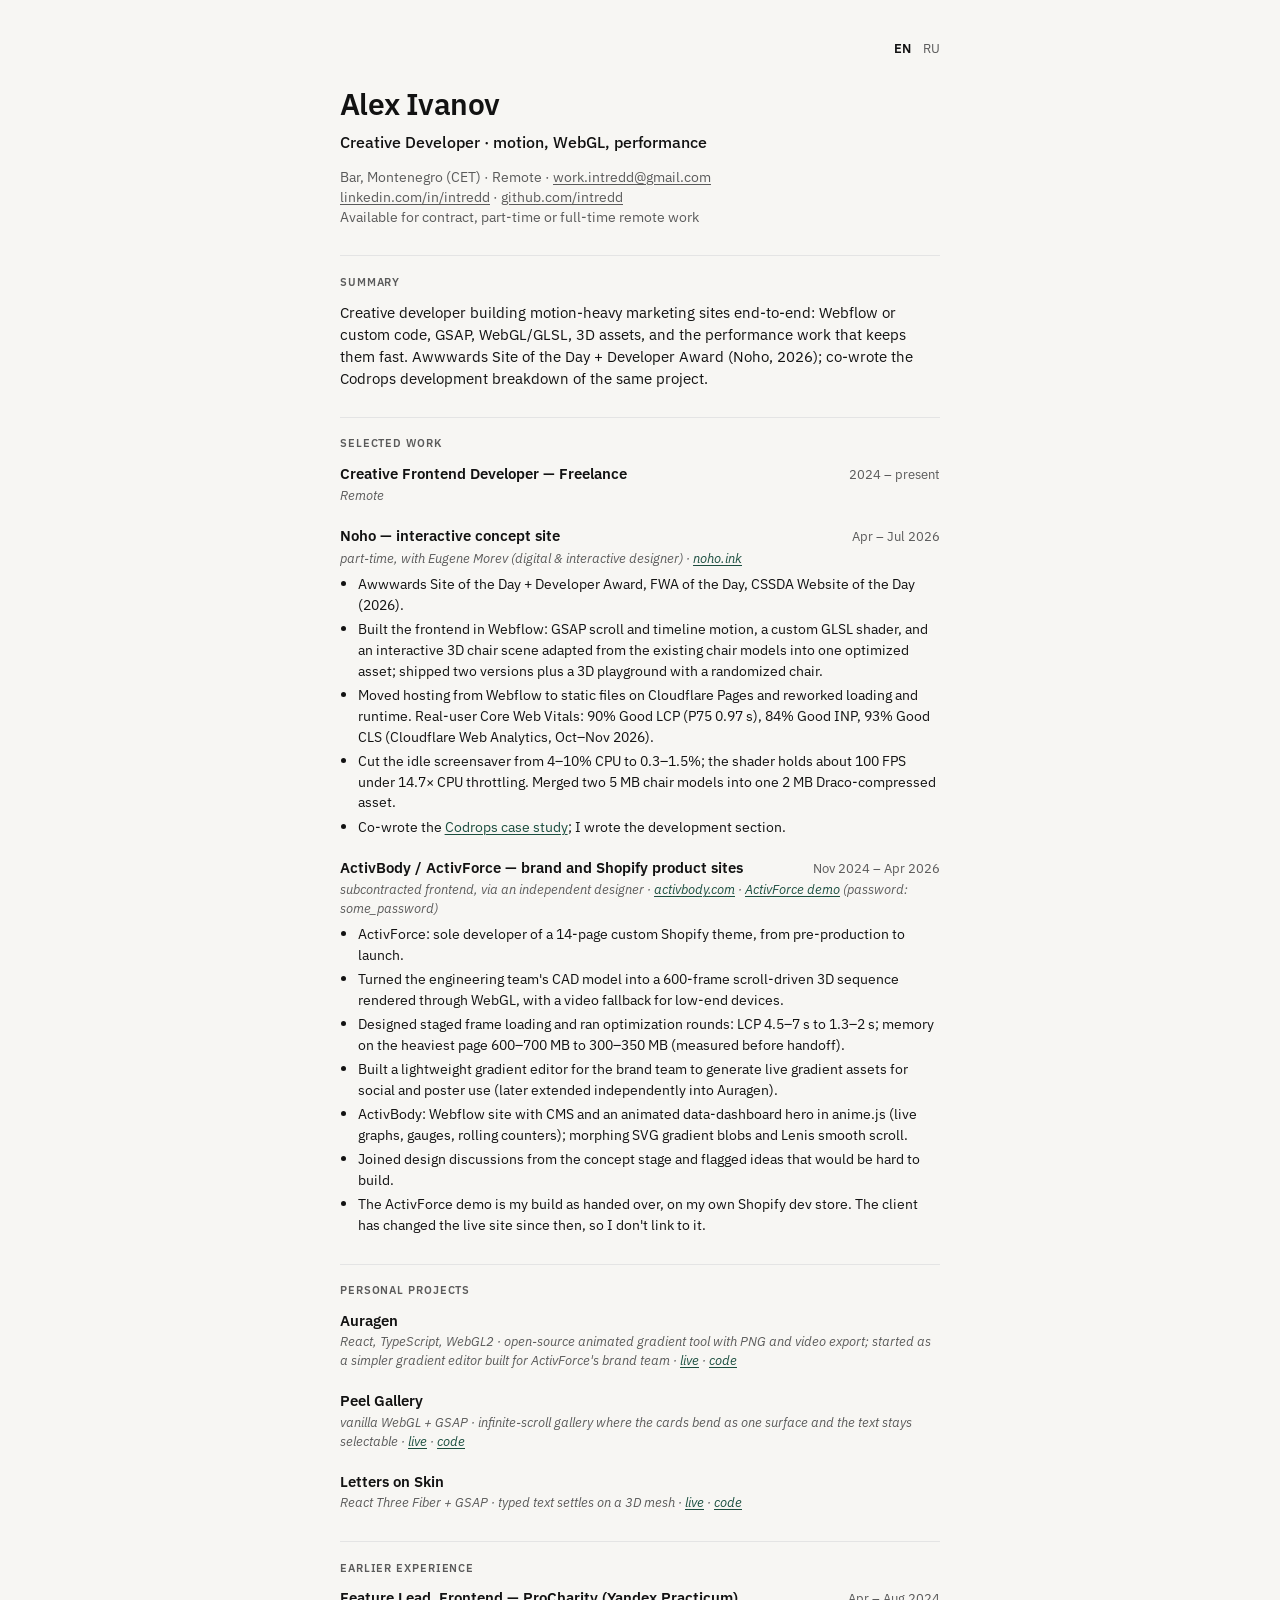
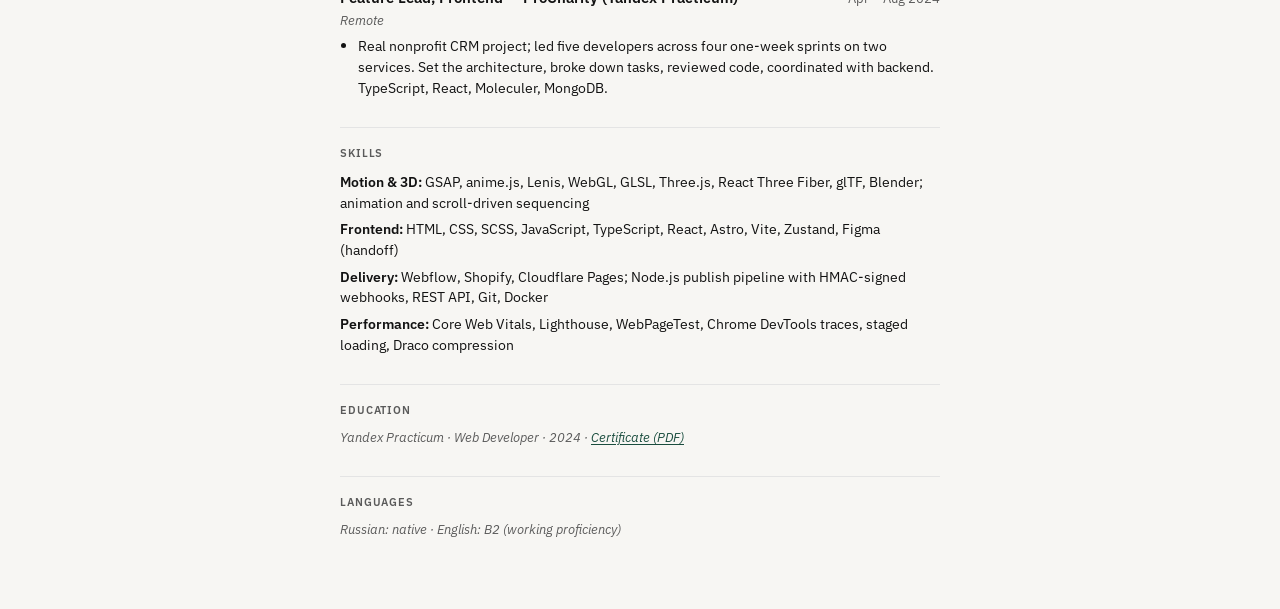
<file: index.html>
<!DOCTYPE html>
<html lang="en">
  <head>
    <meta charset="utf-8" />
    <meta name="viewport" content="width=device-width, initial-scale=1" />
    <title>Alex Ivanov — Creative Frontend Developer</title>
    <meta
      name="description"
      content="Creative frontend developer: GSAP motion, WebGL and shaders, Webflow, Shopify and custom builds. Awwwards SOTD + Developer Award, FWA FOTD, CSSDA WOTD (Noho)."
    />
    <link rel="preconnect" href="https://fonts.googleapis.com" />
    <link rel="preconnect" href="https://fonts.gstatic.com" crossorigin />
    <link
      href="https://fonts.googleapis.com/css2?family=IBM+Plex+Sans:ital,wght@0,400;0,500;0,600;1,400&display=swap"
      rel="stylesheet"
    />
    <link rel="stylesheet" href="styles.css" />
  </head>
  <body>
    <div class="page">
      <nav class="lang" aria-label="Language">
        <a href="./" aria-current="page">EN</a>
        <a href="./ru/">RU</a>
      </nav>

      <header>
        <h1>Alex Ivanov</h1>
        <p class="role">Creative Developer · motion, WebGL, performance</p>
        <p class="meta">
          Bar, Montenegro (CET) · Remote · <a href="mailto:work.intredd@gmail.com">work.intredd@gmail.com</a><br />
          <a href="https://linkedin.com/in/intredd" target="_blank" rel="noopener noreferrer">linkedin.com/in/intredd</a> · <a href="https://github.com/intredd" target="_blank" rel="noopener noreferrer">github.com/intredd</a><br />
          Available for contract, part-time or full-time remote work
        </p>
      </header>

      <section>
        <h2>Summary</h2>
        <p class="summary">Creative developer building motion-heavy marketing sites end-to-end: Webflow or custom code, GSAP, WebGL/GLSL, 3D assets, and the performance work that keeps them fast. Awwwards Site of the Day + Developer Award (Noho, 2026); co-wrote the Codrops development breakdown of the same project.</p>
      </section>

      <section>
        <h2>Selected work</h2>
        <article class="job">
          <div class="job-head">
            <h3>Creative Frontend Developer — Freelance</h3>
            <span class="when">2024 – present</span>
          </div>
          <p class="sub">Remote</p>
        </article>
        <article class="project">
          <div class="project-head">
            <h3>Noho — interactive concept site</h3>
            <span class="when">Apr – Jul 2026</span>
          </div>
          <p class="sub">part-time, with Eugene Morev (digital &amp; interactive designer) · <a href="https://noho.ink" target="_blank" rel="noopener noreferrer">noho.ink</a></p>
          <ul class="bullets">
            <li>Awwwards Site of the Day + Developer Award, FWA of the Day, CSSDA Website of the Day (2026).</li>
            <li>Built the frontend in Webflow: GSAP scroll and timeline motion, a custom GLSL shader, and an interactive 3D chair scene adapted from the existing chair models into one optimized asset; shipped two versions plus a 3D playground with a randomized chair.</li>
            <li>Moved hosting from Webflow to static files on Cloudflare Pages and reworked loading and runtime. Real-user Core Web Vitals: 90% Good LCP (P75 0.97 s), 84% Good INP, 93% Good CLS (Cloudflare Web Analytics, Oct–Nov 2026).</li>
            <li>Cut the idle screensaver from 4–10% CPU to 0.3–1.5%; the shader holds about 100 FPS under 14.7× CPU throttling. Merged two 5 MB chair models into one 2 MB Draco-compressed asset.</li>
            <li>Co-wrote the <a href="https://tympanus.net/codrops/2026/10/15/noho-redesign/" target="_blank" rel="noopener noreferrer">Codrops case study</a>; I wrote the development section.</li>
          </ul>
        </article>
        <article class="project">
          <div class="project-head">
            <h3>ActivBody / ActivForce — brand and Shopify product sites</h3>
            <span class="when">Nov 2024 – Apr 2026</span>
          </div>
          <p class="sub">subcontracted frontend, via an independent designer · <a href="https://activbody.com" target="_blank" rel="noopener noreferrer">activbody.com</a> · <a href="https://afdemo-r9jfvwts.myshopify.com" target="_blank" rel="noopener noreferrer">ActivForce demo</a> (password: some_password)</p>
          <ul class="bullets">
            <li>ActivForce: sole developer of a 14-page custom Shopify theme, from pre-production to launch.</li>
            <li>Turned the engineering team's CAD model into a 600-frame scroll-driven 3D sequence rendered through WebGL, with a video fallback for low-end devices.</li>
            <li>Designed staged frame loading and ran optimization rounds: LCP 4.5–7 s to 1.3–2 s; memory on the heaviest page 600–700 MB to 300–350 MB (measured before handoff).</li>
            <li>Built a lightweight gradient editor for the brand team to generate live gradient assets for social and poster use (later extended independently into Auragen).</li>
            <li>ActivBody: Webflow site with CMS and an animated data-dashboard hero in anime.js (live graphs, gauges, rolling counters); morphing SVG gradient blobs and Lenis smooth scroll.</li>
            <li>Joined design discussions from the concept stage and flagged ideas that would be hard to build.</li>
            <li>The ActivForce demo is my build as handed over, on my own Shopify dev store. The client has changed the live site since then, so I don't link to it.</li>
          </ul>
        </article>
      </section>

      <section>
        <h2>Personal projects</h2>
        <article class="project mini">
          <div class="project-head">
            <h3>Auragen</h3>
          </div>
          <p class="sub">React, TypeScript, WebGL2 · open-source animated gradient tool with PNG and video export; started as a simpler gradient editor built for ActivForce's brand team · <a href="https://intredd.github.io/auragen/" target="_blank" rel="noopener noreferrer">live</a> · <a href="https://github.com/intredd/auragen" target="_blank" rel="noopener noreferrer">code</a></p>
        </article>
        <article class="project mini">
          <div class="project-head">
            <h3>Peel Gallery</h3>
          </div>
          <p class="sub">vanilla WebGL + GSAP · infinite-scroll gallery where the cards bend as one surface and the text stays selectable · <a href="https://intredd.github.io/peel-gallery/" target="_blank" rel="noopener noreferrer">live</a> · <a href="https://github.com/intredd/peel-gallery" target="_blank" rel="noopener noreferrer">code</a></p>
        </article>
        <article class="project mini">
          <div class="project-head">
            <h3>Letters on Skin</h3>
          </div>
          <p class="sub">React Three Fiber + GSAP · typed text settles on a 3D mesh · <a href="https://intredd.github.io/letters-on-skin/" target="_blank" rel="noopener noreferrer">live</a> · <a href="https://github.com/intredd/letters-on-skin" target="_blank" rel="noopener noreferrer">code</a></p>
        </article>
      </section>

      <section>
        <h2>Earlier experience</h2>
        <article class="job">
          <div class="job-head">
            <h3>Feature Lead, Frontend — ProCharity (Yandex Practicum)</h3>
            <span class="when">Apr – Aug 2024</span>
          </div>
          <p class="sub">Remote</p>
          <ul class="bullets">
            <li>Real nonprofit CRM project; led five developers across four one-week sprints on two services. Set the architecture, broke down tasks, reviewed code, coordinated with backend. TypeScript, React, Moleculer, MongoDB.</li>
          </ul>
        </article>
      </section>

      <section>
        <h2>Skills</h2>
        <ul class="skills">
          <li><span>Motion &amp; 3D:</span> GSAP, anime.js, Lenis, WebGL, GLSL, Three.js, React Three Fiber, glTF, Blender; animation and scroll-driven sequencing</li>
          <li><span>Frontend:</span> HTML, CSS, SCSS, JavaScript, TypeScript, React, Astro, Vite, Zustand, Figma (handoff)</li>
          <li><span>Delivery:</span> Webflow, Shopify, Cloudflare Pages; Node.js publish pipeline with HMAC-signed webhooks, REST API, Git, Docker</li>
          <li><span>Performance:</span> Core Web Vitals, Lighthouse, WebPageTest, Chrome DevTools traces, staged loading, Draco compression</li>
        </ul>
      </section>

      <section>
        <h2>Education</h2>
        <p class="sub">Yandex Practicum · Web Developer · 2024 · <a href="https://intredd.github.io/cv/certificates/yandex-practicum-frontend-2024-en.pdf" target="_blank" rel="noopener noreferrer">Certificate (PDF)</a></p>
      </section>

      <section>
        <h2>Languages</h2>
        <p class="sub">Russian: native · English: B2 (working proficiency)</p>
      </section>
    </div>
  </body>
</html>
</file>
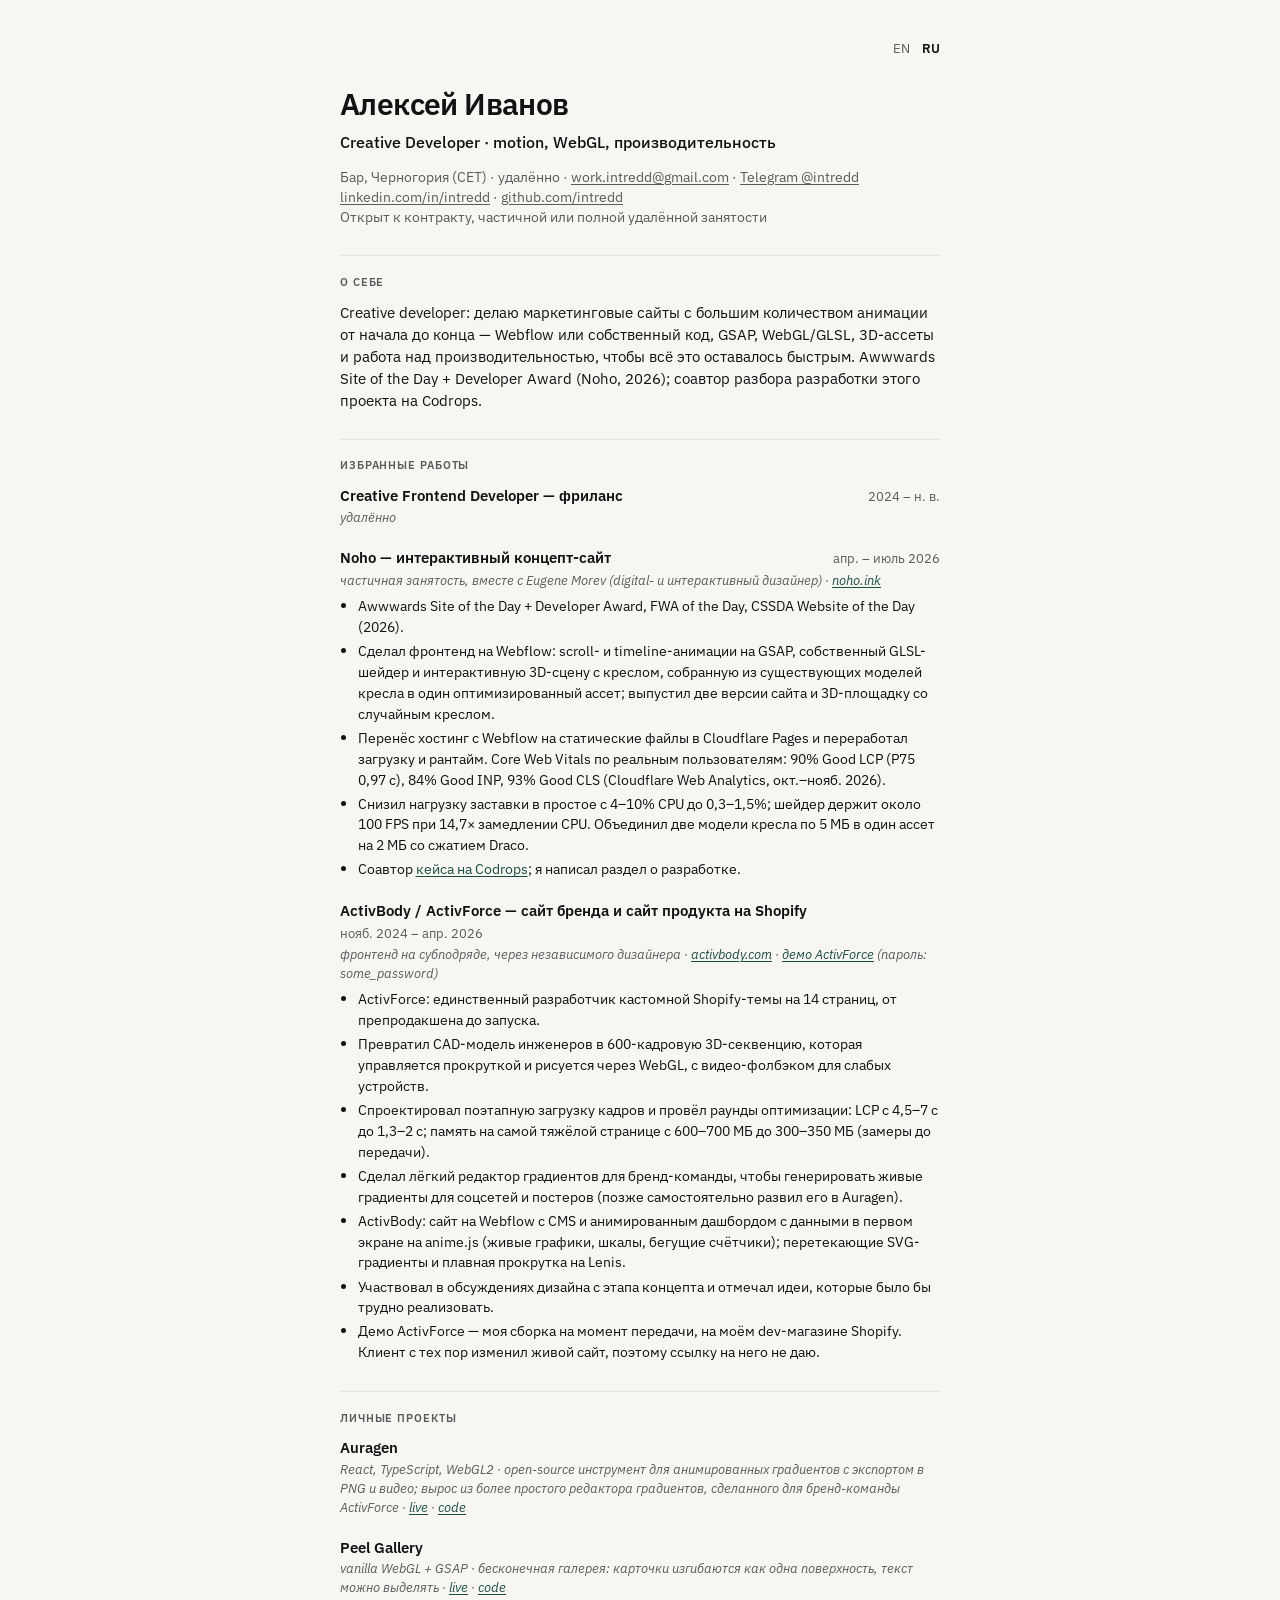
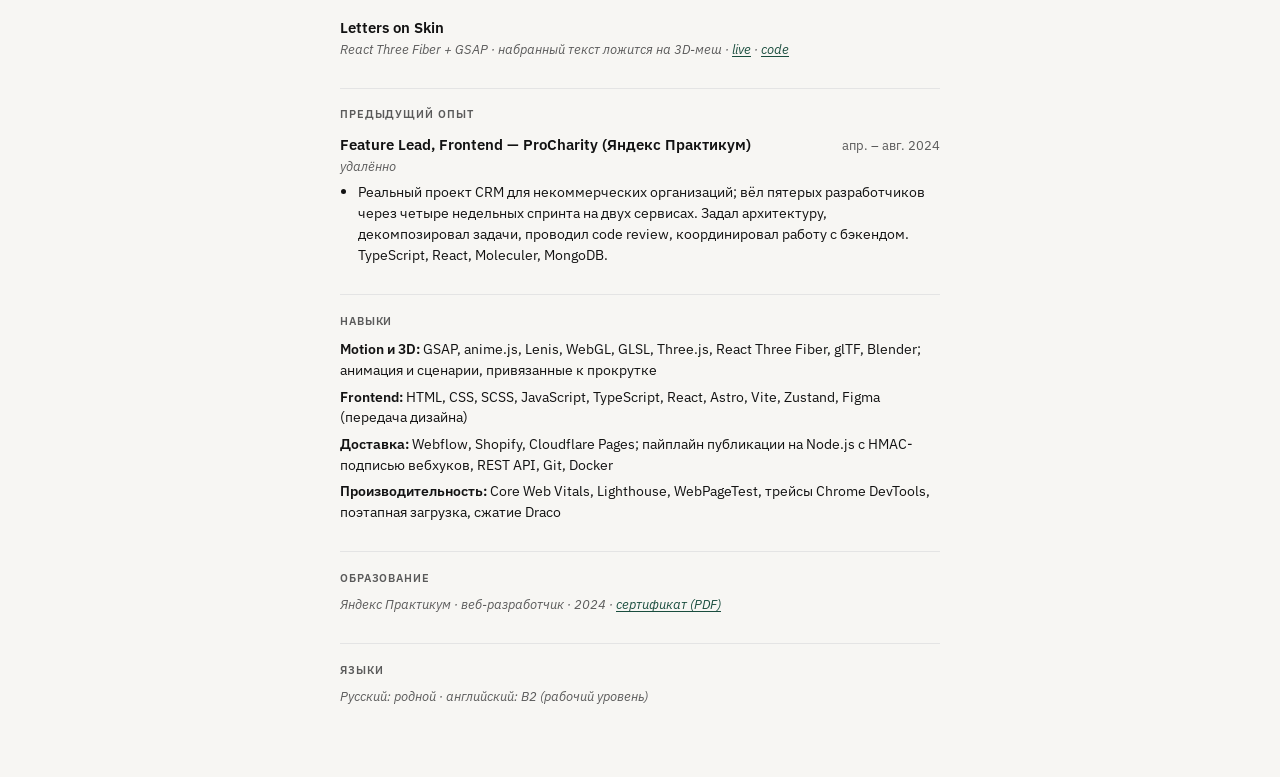
<file: ru/index.html>
<!DOCTYPE html>
<html lang="ru">
  <head>
    <meta charset="utf-8" />
    <meta name="viewport" content="width=device-width, initial-scale=1" />
    <title>Алексей Иванов — Creative Frontend Developer</title>
    <meta
      name="description"
      content="Creative frontend developer: анимация на GSAP, WebGL и шейдеры, Webflow, Shopify и собственный код. Awwwards SOTD + Developer Award, FWA FOTD, CSSDA WOTD (Noho)."
    />
    <link rel="preconnect" href="https://fonts.googleapis.com" />
    <link rel="preconnect" href="https://fonts.gstatic.com" crossorigin />
    <link
      href="https://fonts.googleapis.com/css2?family=IBM+Plex+Sans:ital,wght@0,400;0,500;0,600;1,400&display=swap"
      rel="stylesheet"
    />
    <link rel="stylesheet" href="../styles.css" />
  </head>
  <body>
    <div class="page">
      <nav class="lang" aria-label="Язык">
        <a href="../">EN</a>
        <a href="./" aria-current="page">RU</a>
      </nav>

      <header>
        <h1>Алексей Иванов</h1>
        <p class="role">Creative Developer · motion, WebGL, производительность</p>
        <p class="meta">
          Бар, Черногория (CET) · удалённо · <a href="mailto:work.intredd@gmail.com">work.intredd@gmail.com</a> · <a href="https://t.me/intredd" target="_blank" rel="noopener noreferrer">Telegram @intredd</a><br />
          <a href="https://linkedin.com/in/intredd" target="_blank" rel="noopener noreferrer">linkedin.com/in/intredd</a> · <a href="https://github.com/intredd" target="_blank" rel="noopener noreferrer">github.com/intredd</a><br />
          Открыт к контракту, частичной или полной удалённой занятости
        </p>
      </header>

      <section>
        <h2>О себе</h2>
        <p class="summary">Creative developer: делаю маркетинговые сайты с большим количеством анимации от начала до конца — Webflow или собственный код, GSAP, WebGL/GLSL, 3D-ассеты и работа над производительностью, чтобы всё это оставалось быстрым. Awwwards Site of the Day + Developer Award (Noho, 2026); соавтор разбора разработки этого проекта на Codrops.</p>
      </section>

      <section>
        <h2>Избранные работы</h2>
        <article class="job">
          <div class="job-head">
            <h3>Creative Frontend Developer — фриланс</h3>
            <span class="when">2024 – н. в.</span>
          </div>
          <p class="sub">удалённо</p>
        </article>
        <article class="project">
          <div class="project-head">
            <h3>Noho — интерактивный концепт-сайт</h3>
            <span class="when">апр. – июль 2026</span>
          </div>
          <p class="sub">частичная занятость, вместе с Eugene Morev (digital- и интерактивный дизайнер) · <a href="https://noho.ink" target="_blank" rel="noopener noreferrer">noho.ink</a></p>
          <ul class="bullets">
            <li>Awwwards Site of the Day + Developer Award, FWA of the Day, CSSDA Website of the Day (2026).</li>
            <li>Сделал фронтенд на Webflow: scroll- и timeline-анимации на GSAP, собственный GLSL-шейдер и интерактивную 3D-сцену с креслом, собранную из существующих моделей кресла в один оптимизированный ассет; выпустил две версии сайта и 3D-площадку со случайным креслом.</li>
            <li>Перенёс хостинг с Webflow на статические файлы в Cloudflare Pages и переработал загрузку и рантайм. Core Web Vitals по реальным пользователям: 90% Good LCP (P75 0,97 с), 84% Good INP, 93% Good CLS (Cloudflare Web Analytics, окт.–нояб. 2026).</li>
            <li>Снизил нагрузку заставки в простое с 4–10% CPU до 0,3–1,5%; шейдер держит около 100 FPS при 14,7× замедлении CPU. Объединил две модели кресла по 5 МБ в один ассет на 2 МБ со сжатием Draco.</li>
            <li>Соавтор <a href="https://tympanus.net/codrops/2026/10/15/noho-redesign/" target="_blank" rel="noopener noreferrer">кейса на Codrops</a>; я написал раздел о разработке.</li>
          </ul>
        </article>
        <article class="project">
          <div class="project-head">
            <h3>ActivBody / ActivForce — сайт бренда и сайт продукта на Shopify</h3>
            <span class="when">нояб. 2024 – апр. 2026</span>
          </div>
          <p class="sub">фронтенд на субподряде, через независимого дизайнера · <a href="https://activbody.com" target="_blank" rel="noopener noreferrer">activbody.com</a> · <a href="https://afdemo-r9jfvwts.myshopify.com" target="_blank" rel="noopener noreferrer">демо ActivForce</a> (пароль: some_password)</p>
          <ul class="bullets">
            <li>ActivForce: единственный разработчик кастомной Shopify-темы на 14 страниц, от препродакшена до запуска.</li>
            <li>Превратил CAD-модель инженеров в 600-кадровую 3D-секвенцию, которая управляется прокруткой и рисуется через WebGL, с видео-фолбэком для слабых устройств.</li>
            <li>Спроектировал поэтапную загрузку кадров и провёл раунды оптимизации: LCP с 4,5–7 с до 1,3–2 с; память на самой тяжёлой странице с 600–700 МБ до 300–350 МБ (замеры до передачи).</li>
            <li>Сделал лёгкий редактор градиентов для бренд-команды, чтобы генерировать живые градиенты для соцсетей и постеров (позже самостоятельно развил его в Auragen).</li>
            <li>ActivBody: сайт на Webflow с CMS и анимированным дашбордом с данными в первом экране на anime.js (живые графики, шкалы, бегущие счётчики); перетекающие SVG-градиенты и плавная прокрутка на Lenis.</li>
            <li>Участвовал в обсуждениях дизайна с этапа концепта и отмечал идеи, которые было бы трудно реализовать.</li>
            <li>Демо ActivForce — моя сборка на момент передачи, на моём dev-магазине Shopify. Клиент с тех пор изменил живой сайт, поэтому ссылку на него не даю.</li>
          </ul>
        </article>
      </section>

      <section>
        <h2>Личные проекты</h2>
        <article class="project mini">
          <div class="project-head">
            <h3>Auragen</h3>
          </div>
          <p class="sub">React, TypeScript, WebGL2 · open-source инструмент для анимированных градиентов с экспортом в PNG и видео; вырос из более простого редактора градиентов, сделанного для бренд-команды ActivForce · <a href="https://intredd.github.io/auragen/" target="_blank" rel="noopener noreferrer">live</a> · <a href="https://github.com/intredd/auragen" target="_blank" rel="noopener noreferrer">code</a></p>
        </article>
        <article class="project mini">
          <div class="project-head">
            <h3>Peel Gallery</h3>
          </div>
          <p class="sub">vanilla WebGL + GSAP · бесконечная галерея: карточки изгибаются как одна поверхность, текст можно выделять · <a href="https://intredd.github.io/peel-gallery/" target="_blank" rel="noopener noreferrer">live</a> · <a href="https://github.com/intredd/peel-gallery" target="_blank" rel="noopener noreferrer">code</a></p>
        </article>
        <article class="project mini">
          <div class="project-head">
            <h3>Letters on Skin</h3>
          </div>
          <p class="sub">React Three Fiber + GSAP · набранный текст ложится на 3D-меш · <a href="https://intredd.github.io/letters-on-skin/" target="_blank" rel="noopener noreferrer">live</a> · <a href="https://github.com/intredd/letters-on-skin" target="_blank" rel="noopener noreferrer">code</a></p>
        </article>
      </section>

      <section>
        <h2>Предыдущий опыт</h2>
        <article class="job">
          <div class="job-head">
            <h3>Feature Lead, Frontend — ProCharity (Яндекс Практикум)</h3>
            <span class="when">апр. – авг. 2024</span>
          </div>
          <p class="sub">удалённо</p>
          <ul class="bullets">
            <li>Реальный проект CRM для некоммерческих организаций; вёл пятерых разработчиков через четыре недельных спринта на двух сервисах. Задал архитектуру, декомпозировал задачи, проводил code review, координировал работу с бэкендом. TypeScript, React, Moleculer, MongoDB.</li>
          </ul>
        </article>
      </section>

      <section>
        <h2>Навыки</h2>
        <ul class="skills">
          <li><span>Motion и 3D:</span> GSAP, anime.js, Lenis, WebGL, GLSL, Three.js, React Three Fiber, glTF, Blender; анимация и сценарии, привязанные к прокрутке</li>
          <li><span>Frontend:</span> HTML, CSS, SCSS, JavaScript, TypeScript, React, Astro, Vite, Zustand, Figma (передача дизайна)</li>
          <li><span>Доставка:</span> Webflow, Shopify, Cloudflare Pages; пайплайн публикации на Node.js с HMAC-подписью вебхуков, REST API, Git, Docker</li>
          <li><span>Производительность:</span> Core Web Vitals, Lighthouse, WebPageTest, трейсы Chrome DevTools, поэтапная загрузка, сжатие Draco</li>
        </ul>
      </section>

      <section>
        <h2>Образование</h2>
        <p class="sub">Яндекс Практикум · веб-разработчик · 2024 · <a href="https://intredd.github.io/cv/certificates/yandex-practicum-frontend-2024-ru.pdf" target="_blank" rel="noopener noreferrer">сертификат (PDF)</a></p>
      </section>

      <section>
        <h2>Языки</h2>
        <p class="sub">Русский: родной · английский: B2 (рабочий уровень)</p>
      </section>
    </div>
  </body>
</html>
</file>
<file: styles.css>
/* Shared CV styles — public GitHub Pages */
:root {
  --ink: #121212;
  --muted: #5a5a5a;
  --line: #e4e4e4;
  --accent: #1a4d3e;
  --max: 40rem;
}

* {
  box-sizing: border-box;
}

html {
  font-size: 16px;
  -webkit-text-size-adjust: 100%;
}

body {
  margin: 0;
  color: var(--ink);
  background: #f7f6f3;
  font-family: "IBM Plex Sans", Inter, "Segoe UI", system-ui, sans-serif;
  line-height: 1.45;
}

a {
  color: var(--accent);
  text-decoration-thickness: 1px;
  text-underline-offset: 0.15em;
}

a:hover {
  color: var(--ink);
}

.page {
  max-width: var(--max);
  margin: 0 auto;
  padding: 2.5rem 1.25rem 4rem;
}

.lang {
  display: flex;
  gap: 0.75rem;
  justify-content: flex-end;
  margin-bottom: 1.5rem;
  font-size: 0.8125rem;
}

.lang a {
  color: var(--muted);
  text-decoration: none;
}

.lang a[aria-current="page"] {
  color: var(--ink);
  font-weight: 600;
}

.lang a:not([aria-current="page"]):hover {
  color: var(--accent);
}

header h1 {
  margin: 0;
  font-size: 1.85rem;
  font-weight: 600;
  letter-spacing: -0.02em;
}

.role {
  margin: 0.35rem 0 0;
  font-size: 1rem;
  font-weight: 500;
  color: var(--ink);
}

.meta {
  margin: 0.75rem 0 0;
  font-size: 0.875rem;
  color: var(--muted);
}

.meta a {
  color: var(--muted);
}

.meta a:hover {
  color: var(--accent);
}

section {
  margin-top: 1.75rem;
  padding-top: 1.1rem;
  border-top: 1px solid var(--line);
}

section h2 {
  margin: 0 0 0.65rem;
  font-size: 0.7rem;
  font-weight: 600;
  letter-spacing: 0.08em;
  text-transform: uppercase;
  color: var(--muted);
}

.summary {
  margin: 0;
  font-size: 0.95rem;
}

.award {
  margin: 0;
  font-size: 0.95rem;
}

.award strong {
  font-weight: 600;
}

.skills {
  margin: 0;
  padding: 0;
  list-style: none;
  font-size: 0.9rem;
}

.skills li + li {
  margin-top: 0.35rem;
}

.skills span {
  font-weight: 600;
}

.job,
.project {
  margin: 0 0 1.15rem;
}

.job:last-child,
.project:last-child {
  margin-bottom: 0;
}

.job-head,
.project-head {
  display: flex;
  flex-wrap: wrap;
  justify-content: space-between;
  gap: 0.25rem 1rem;
  align-items: baseline;
}

.job-head h3,
.project-head h3 {
  margin: 0;
  font-size: 0.95rem;
  font-weight: 600;
}

.when {
  font-size: 0.8125rem;
  color: var(--muted);
  white-space: nowrap;
}

.sub {
  margin: 0.15rem 0 0.35rem;
  font-size: 0.8125rem;
  color: var(--muted);
  font-style: italic;
}

ul.bullets {
  margin: 0.35rem 0 0;
  padding-left: 1.1rem;
  font-size: 0.9rem;
}

ul.bullets li + li {
  margin-top: 0.2rem;
}

.note {
  margin-top: 2rem;
  font-size: 0.75rem;
  color: var(--muted);
}

@media print {
  /* Compact one-page layout for the A4 PDF */
  html {
    font-size: 11px;
  }

  body {
    background: #fff;
    line-height: 1.3;
  }

  .page {
    padding: 0;
    max-width: none;
  }

  .lang {
    display: none;
  }

  a {
    color: inherit;
    text-decoration: none;
  }

  .meta a,
  .sub a,
  .award a {
    color: var(--accent);
  }

  header h1 {
    font-size: 1.7rem;
  }

  .meta {
    margin-top: 0.4rem;
  }

  section {
    margin-top: 0.85rem;
    padding-top: 0.6rem;
  }

  section h2 {
    margin-bottom: 0.4rem;
  }

  .job,
  .project {
    margin-bottom: 0.6rem;
    break-inside: avoid;
  }

  .sub {
    margin: 0.05rem 0 0.15rem;
  }

  ul.bullets {
    margin-top: 0.15rem;
  }

  ul.bullets li + li {
    margin-top: 0.1rem;
  }

  /* Personal projects: name and description on one line */
  .mini {
    margin-bottom: 0.25rem;
  }

  .mini .project-head,
  .mini .sub {
    display: inline;
  }

  .mini .project-head h3 {
    display: inline;
  }

  .mini .project-head::after {
    content: " · ";
    color: var(--muted);
  }
}
</file>
